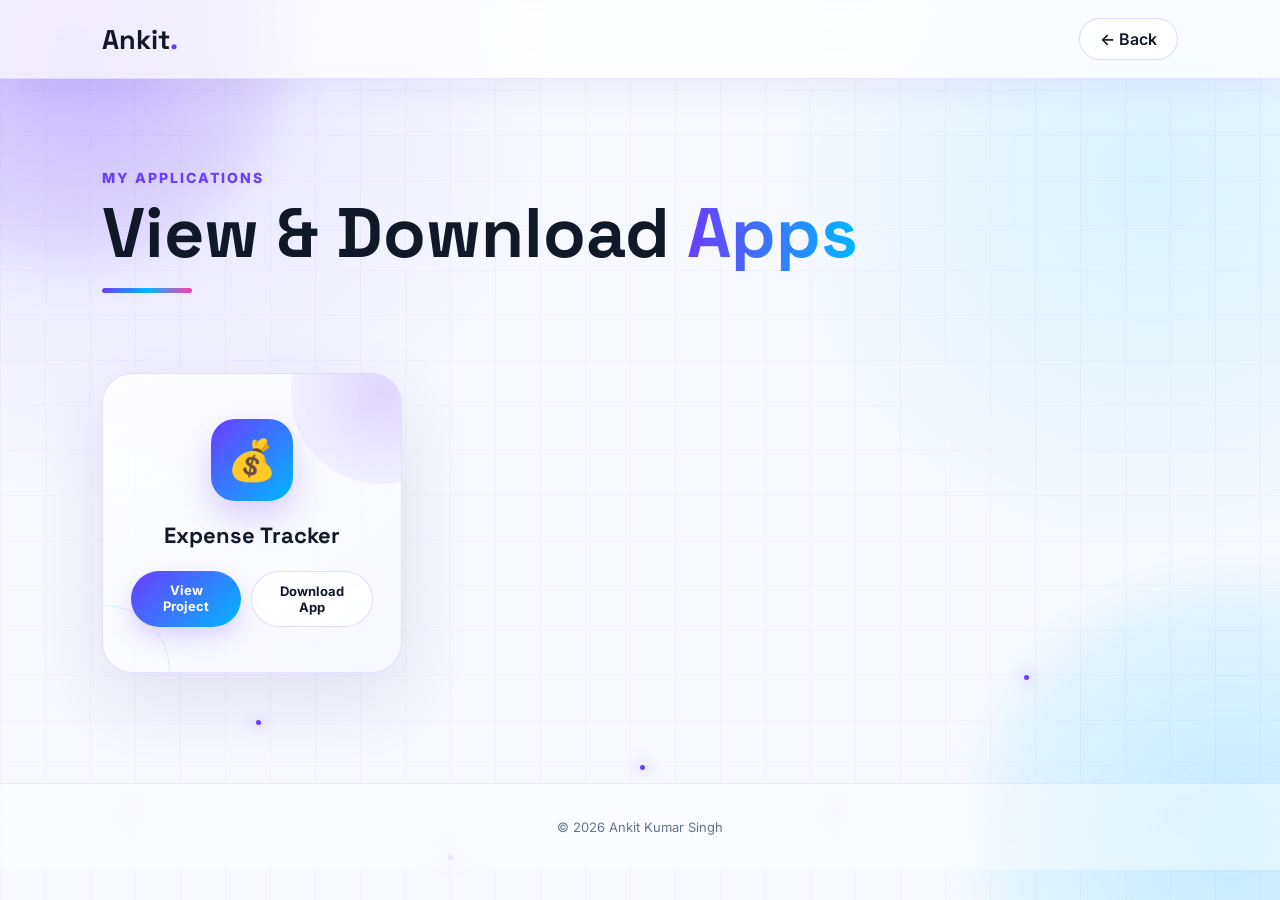
<file: applications.html>
<!DOCTYPE html>
<html lang="en">

<head>

    <meta charset="UTF-8">

    <meta name="viewport" content="width=device-width, initial-scale=1.0">

    <meta name="description"
        content="Applications by Ankit Kumar Singh">

    <title>Applications | Ankit Kumar Singh</title>

    <style>
@import url('https://fonts.googleapis.com/css2?family=Inter:wght@400;500;600;700;800&family=Space+Grotesk:wght@500;600;700&display=swap');

:root {
    --bg: #f7f9ff;
    --bg2: #eef4ff;
    --text: #111827;
    --muted: #64748b;

    --purple: #6c3cff;
    --blue: #00b7ff;
    --pink: #ff3cac;
    --orange: #ff9f43;

    --glass: rgba(255,255,255,0.72);
    --border: rgba(108,60,255,0.15);

    --shadow:
        0 25px 70px rgba(50,40,120,0.12);
}

* {
    margin: 0;
    padding: 0;
    box-sizing: border-box;
}

html {
    scroll-behavior: smooth;
}

body {
    min-height: 100vh;
    font-family: 'Inter', sans-serif;
    color: var(--text);
    background:
        radial-gradient(circle at 10% 10%, rgba(108,60,255,.14), transparent 30%),
        radial-gradient(circle at 90% 20%, rgba(0,183,255,.13), transparent 28%),
        radial-gradient(circle at 50% 100%, rgba(255,60,172,.10), transparent 35%),
        var(--bg);

    overflow-x: hidden;
    position: relative;
}

/* ANIMATED LIGHT BLOBS */

body::before {
    content: "";
    position: fixed;

    width: 450px;
    height: 450px;

    border-radius: 50%;

    background:
        radial-gradient(circle,
        rgba(108,60,255,.28),
        rgba(108,60,255,0));

    filter: blur(20px);

    top: -180px;
    left: -160px;

    animation: blobMove 10s ease-in-out infinite;

    z-index: -3;
}

body::after {
    content: "";

    position: fixed;

    width: 500px;
    height: 500px;

    border-radius: 50%;

    background:
        radial-gradient(circle,
        rgba(0,183,255,.22),
        rgba(0,183,255,0));

    filter: blur(20px);

    right: -200px;
    bottom: -180px;

    animation: blobMove2 12s ease-in-out infinite;

    z-index: -3;
}

@keyframes blobMove {
    0%,100% {
        transform: translate(0,0) scale(1);
    }

    50% {
        transform: translate(130px,120px) scale(1.2);
    }
}

@keyframes blobMove2 {
    0%,100% {
        transform: translate(0,0) scale(1);
    }

    50% {
        transform: translate(-120px,-100px) scale(1.2);
    }
}

/* MOVING GRID */

body {
    background-image:
        linear-gradient(rgba(108,60,255,.035) 1px, transparent 1px),
        linear-gradient(90deg, rgba(108,60,255,.035) 1px, transparent 1px),
        radial-gradient(circle at 10% 10%, rgba(108,60,255,.12), transparent 30%),
        radial-gradient(circle at 90% 20%, rgba(0,183,255,.12), transparent 28%);

    background-size:
        45px 45px,
        45px 45px,
        auto,
        auto;

    animation: gridMove 18s linear infinite;
}

@keyframes gridMove {
    from {
        background-position: 0 0, 0 0, 0 0, 0 0;
    }

    to {
        background-position: 45px 45px, 45px 45px, 0 0, 0 0;
    }
}

/* PARTICLES */

.particles {
    position: fixed;
    inset: 0;
    pointer-events: none;
    z-index: -1;
}

.particle {
    position: absolute;

    width: 5px;
    height: 5px;

    border-radius: 50%;

    background: var(--purple);

    box-shadow:
        0 0 15px var(--purple);

    animation: particleFloat linear infinite;
}

.particle:nth-child(1) {
    left: 10%;
    top: 90%;
    animation-duration: 9s;
}

.particle:nth-child(2) {
    left: 20%;
    top: 80%;
    animation-duration: 12s;
}

.particle:nth-child(3) {
    left: 35%;
    top: 95%;
    animation-duration: 10s;
}

.particle:nth-child(4) {
    left: 50%;
    top: 85%;
    animation-duration: 14s;
}

.particle:nth-child(5) {
    left: 65%;
    top: 90%;
    animation-duration: 11s;
}

.particle:nth-child(6) {
    left: 80%;
    top: 75%;
    animation-duration: 13s;
}

.particle:nth-child(7) {
    left: 92%;
    top: 90%;
    animation-duration: 10s;
}

@keyframes particleFloat {
    0% {
        transform: translateY(0) scale(.5);
        opacity: 0;
    }

    20% {
        opacity: 1;
    }

    80% {
        opacity: 1;
    }

    100% {
        transform: translateY(-800px) scale(1.3);
        opacity: 0;
    }
}

/* NAVBAR */

.navbar {
    position: sticky;
    top: 0;
    z-index: 1000;

    display: flex;
    justify-content: space-between;
    align-items: center;

    padding: 18px 8%;

    background: rgba(255,255,255,.72);

    backdrop-filter: blur(20px);

    border-bottom: 1px solid rgba(108,60,255,.12);

    box-shadow:
        0 10px 35px rgba(50,40,120,.06);
}

.logo {
    font-family: 'Space Grotesk', sans-serif;

    font-size: 27px;
    font-weight: 800;

    text-decoration: none;

    color: var(--text);
}

.logo span {
    color: var(--purple);
}

.back-btn {
    color: var(--text);

    text-decoration: none;

    padding: 10px 20px;

    border: 1px solid rgba(108,60,255,.2);

    border-radius: 30px;

    background: rgba(255,255,255,.65);

    backdrop-filter: blur(10px);

    transition: .35s;

    font-weight: 600;
}

.back-btn:hover {
    color: white;

    background:
        linear-gradient(
            135deg,
            var(--purple),
            var(--blue)
        );

    transform: translateY(-4px);

    box-shadow:
        0 12px 30px rgba(108,60,255,.25);
}

/* PAGE HEADER */

.page-header {
    padding: 90px 8% 45px;

    animation: headerAppear 1s ease;
}

.page-header p {
    color: var(--purple);

    font-size: 14px;

    font-weight: 800;

    letter-spacing: 2px;

    margin-bottom: 10px;
}

.page-header h1 {
    font-family: 'Space Grotesk', sans-serif;

    font-size: clamp(42px, 7vw, 70px);

    line-height: 1.05;

    margin-bottom: 18px;
}

.page-header h1 span {
    background:
        linear-gradient(
            90deg,
            var(--purple),
            var(--blue),
            var(--pink)
        );

    background-size: 200% auto;

    -webkit-background-clip: text;
    background-clip: text;

    color: transparent;

    animation: gradientText 5s linear infinite;
}

@keyframes gradientText {
    to {
        background-position: 200% center;
    }
}

.page-header .line {
    width: 90px;
    height: 5px;

    border-radius: 10px;

    background:
        linear-gradient(
            90deg,
            var(--purple),
            var(--blue),
            var(--pink)
        );

    animation: lineGrow 1.2s ease;
}

@keyframes headerAppear {
    from {
        opacity: 0;
        transform: translateY(35px);
    }

    to {
        opacity: 1;
        transform: translateY(0);
    }
}

@keyframes lineGrow {
    from {
        width: 0;
    }

    to {
        width: 90px;
    }
}

/* APPLICATION AREA */

.applications-area {
    padding: 35px 8% 110px;

    display: flex;

    gap: 35px;

    flex-wrap: wrap;
}

/* APP CARD */

.app-card {
    width: 300px;
    height: 300px;

    padding: 28px;

    background:
        linear-gradient(
            145deg,
            rgba(255,255,255,.85),
            rgba(246,248,255,.65)
        );

    border: 1px solid var(--border);

    border-radius: 30px;

    display: flex;
    flex-direction: column;

    align-items: center;
    justify-content: center;

    text-align: center;

    position: relative;

    overflow: hidden;

    opacity: 0;

    transform: translateY(40px);

    animation: cardAppear .8s ease forwards;

    transition: .45s ease;

    box-shadow: var(--shadow);
}

.app-card::before {
    content: "";

    position: absolute;

    width: 180px;
    height: 180px;

    border-radius: 50%;

    background:
        radial-gradient(
            circle,
            rgba(108,60,255,.20),
            transparent
        );

    top: -70px;
    right: -70px;

    transition: .5s;
}

.app-card::after {
    content: "";

    position: absolute;

    width: 130px;
    height: 130px;

    border-radius: 50%;

    border: 1px solid rgba(0,183,255,.15);

    bottom: -65px;
    left: -65px;

    animation: miniOrbit 6s linear infinite;
}

@keyframes miniOrbit {
    to {
        transform: rotate(360deg);
    }
}

.app-card:hover {
    transform:
        translateY(-14px)
        scale(1.035);

    border-color: rgba(108,60,255,.35);

    box-shadow:
        0 30px 80px rgba(108,60,255,.18);
}

.app-card:hover::before {
    transform: scale(1.5);
}

/* APP ICON */

.app-icon {
    width: 82px;
    height: 82px;

    display: flex;
    align-items: center;
    justify-content: center;

    border-radius: 24px;

    font-size: 40px;

    background:
        linear-gradient(
            135deg,
            var(--purple),
            var(--blue)
        );

    box-shadow:
        0 15px 35px rgba(108,60,255,.25);

    margin-bottom: 20px;

    animation: iconFloat 3s ease-in-out infinite;

    position: relative;
    z-index: 2;
}

@keyframes iconFloat {
    0%,100% {
        transform: translateY(0) rotate(0deg);
    }

    50% {
        transform: translateY(-8px) rotate(3deg);
    }
}

.app-card h2 {
    font-family: 'Space Grotesk', sans-serif;

    font-size: 22px;

    margin-bottom: 22px;

    position: relative;
    z-index: 2;
}

/* BUTTONS */

.app-buttons {
    display: flex;

    gap: 10px;

    position: relative;
    z-index: 2;
}

.app-btn {
    padding: 11px 16px;

    border-radius: 30px;

    text-decoration: none;

    font-size: 13px;

    font-weight: 700;

    transition: .35s;
}

.view-btn {
    color: white;

    background:
        linear-gradient(
            135deg,
            var(--purple),
            var(--blue)
        );

    box-shadow:
        0 10px 25px rgba(108,60,255,.22);
}

.view-btn:hover {
    transform: translateY(-4px) scale(1.04);

    box-shadow:
        0 15px 35px rgba(108,60,255,.32);
}

.download-btn {
    color: var(--text);

    background: rgba(255,255,255,.8);

    border: 1px solid rgba(108,60,255,.18);
}

.download-btn:hover {
    color: white;

    background: var(--text);

    border-color: var(--text);

    transform: translateY(-4px);
}

/* CARD ANIMATION */

@keyframes cardAppear {
    to {
        opacity: 1;
        transform: translateY(0);
    }
}

/* FOOTER */

footer {
    padding: 35px;

    text-align: center;

    color: var(--muted);

    font-size: 13px;

    border-top:
        1px solid rgba(108,60,255,.10);

    background: rgba(255,255,255,.45);

    backdrop-filter: blur(15px);
}

/* MOBILE */

@media (max-width: 650px) {

    .navbar {
        padding: 15px 5%;
    }

    .page-header {
        padding: 65px 5% 30px;
    }

    .applications-area {
        padding: 25px 5% 80px;

        justify-content: center;
    }

    .app-card {
        width: min(300px, 90vw);
        height: 300px;
    }

    .page-header h1 {
        font-size: 45px;
    }
}
</style>

</head>


<body>


    <!-- ================= PARTICLES ================= -->

    <div class="particles">

        <span class="particle"></span>
        <span class="particle"></span>
        <span class="particle"></span>
        <span class="particle"></span>
        <span class="particle"></span>
        <span class="particle"></span>
        <span class="particle"></span>

    </div>


    <!-- ================= NAVBAR ================= -->

    <nav class="navbar">

        <a
            href="index.html"
            class="logo">

            Ankit<span>.</span>

        </a>


        <a
            href="index.html"
            class="back-btn">

            ← Back

        </a>

    </nav>


    <!-- ================= PAGE HEADER ================= -->

    <header class="page-header">

        <p>
            MY APPLICATIONS
        </p>

        <h1>
            View & Download <span>Apps</span>
        </h1>

        <div class="line"></div>

    </header>


    <!-- ================= APPLICATIONS ================= -->

    <main class="applications-area">


        <!-- EXPENSE TRACKER -->

        <div class="app-card">

            <div class="app-icon">
                💰
            </div>


            <h2>
                Expense Tracker
            </h2>


            <div class="app-buttons">

                <a
                    href="expense-tracker.html"
                    class="app-btn view-btn">

                    View Project

                </a>


                <a
                    href="app-debug.apk"
                    class="app-btn download-btn"
                    download>

                    Download App

                </a>

            </div>

        </div>


    </main>


    <!-- ================= FOOTER ================= -->

    <footer>

        © 2026 Ankit Kumar Singh

    </footer>
<script src="script.js"></script>

</body>

</html>
</file>
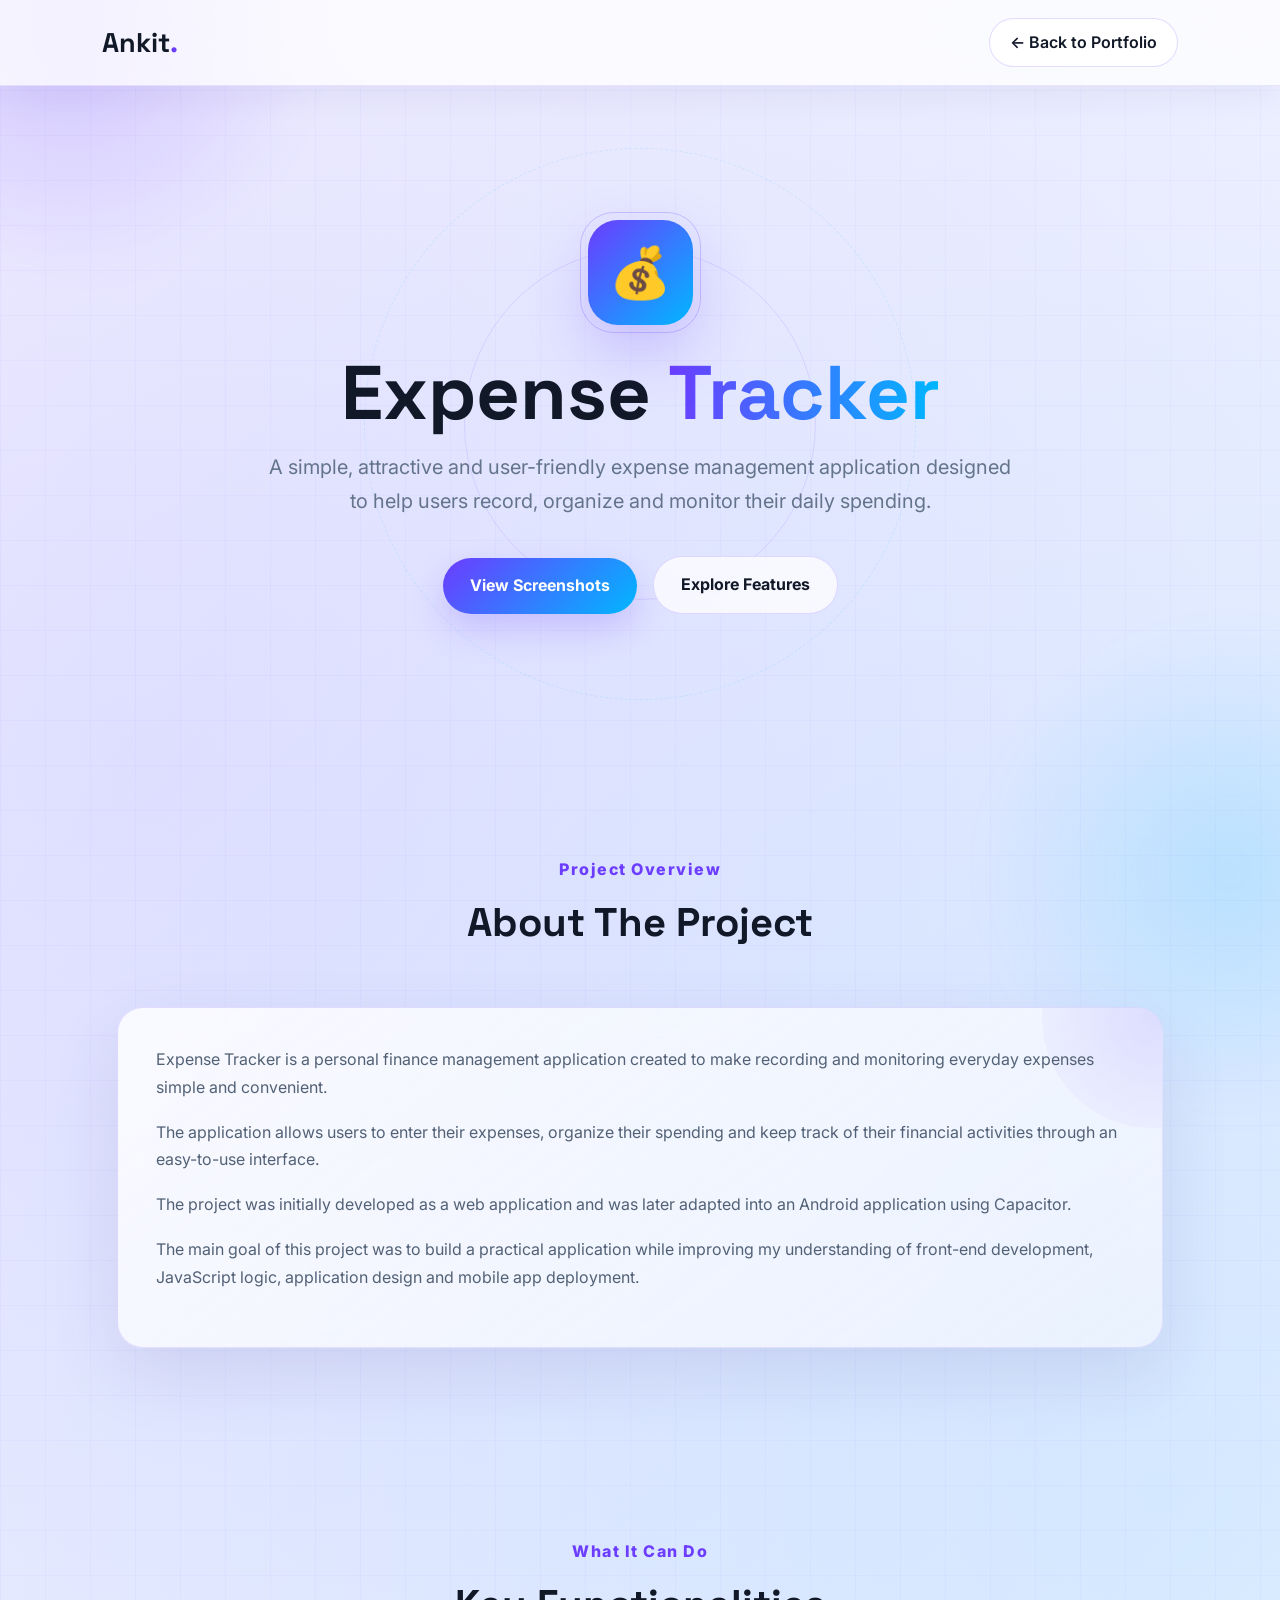
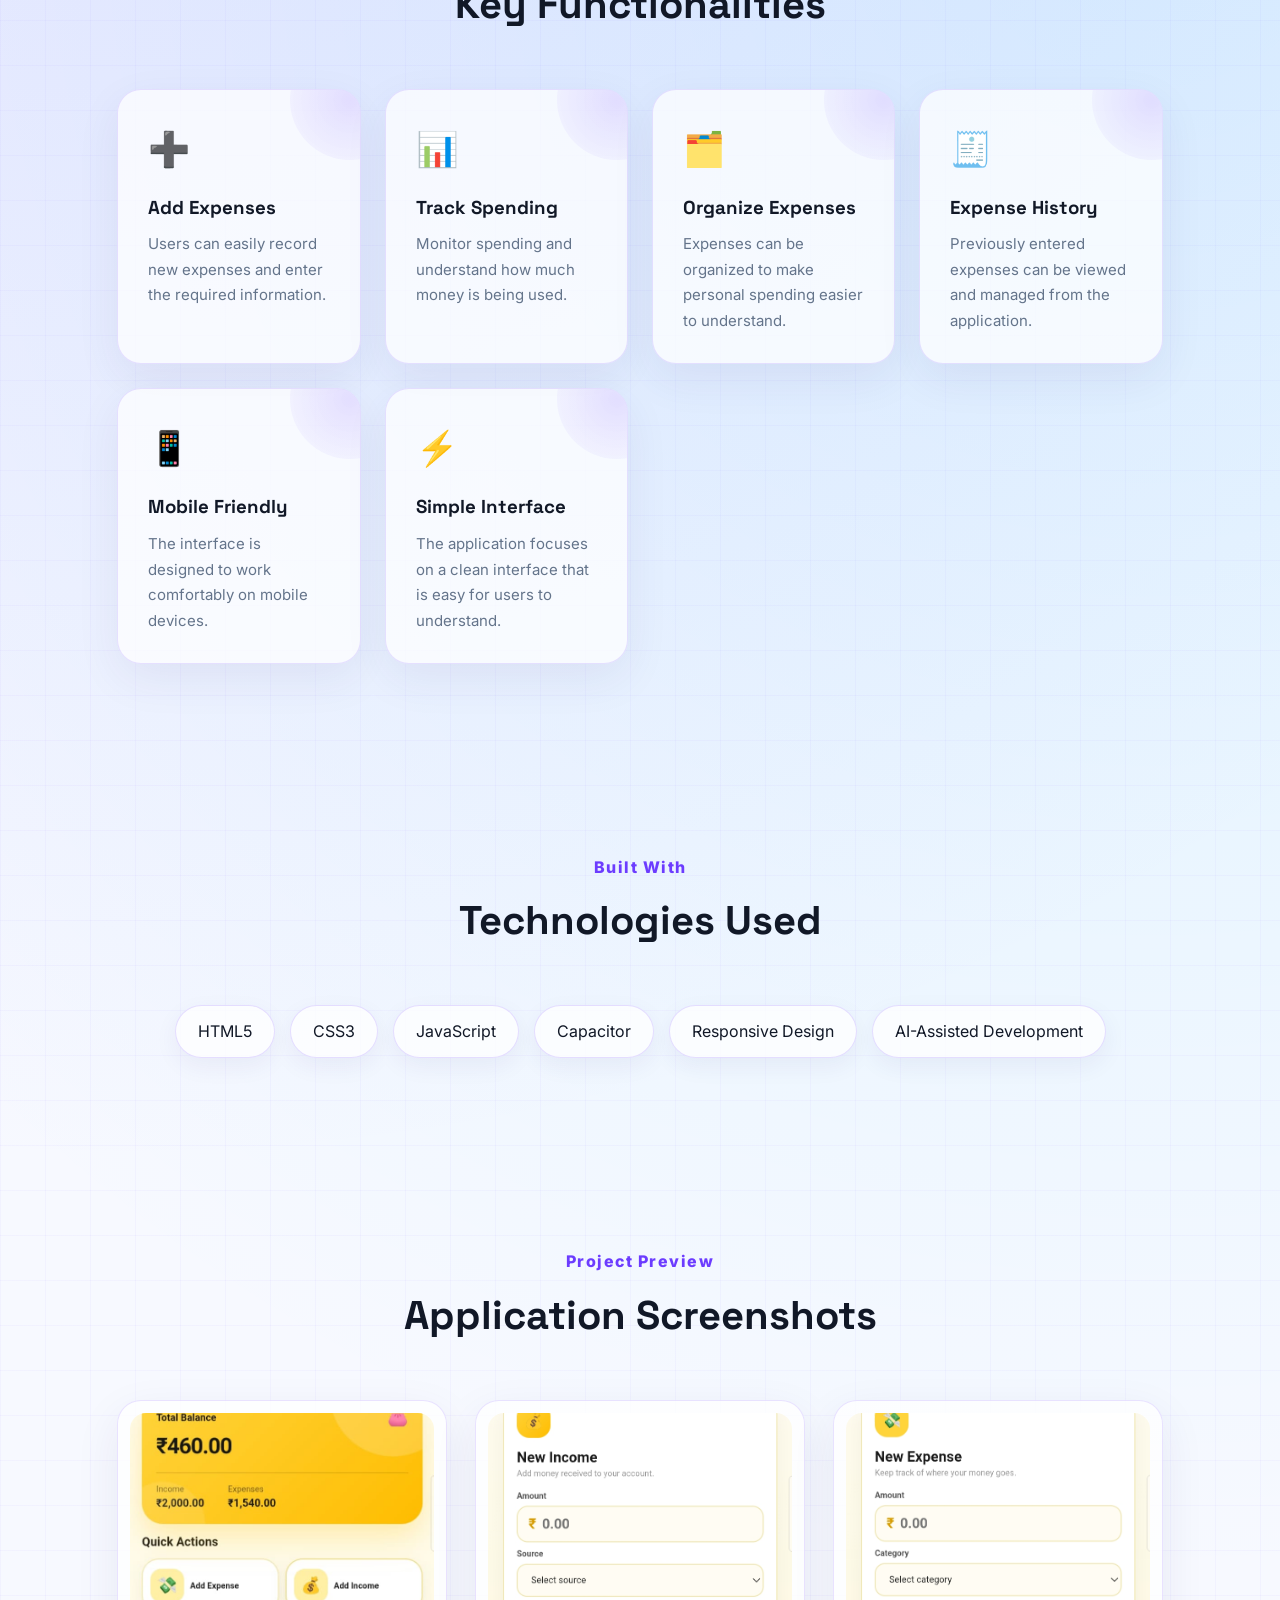
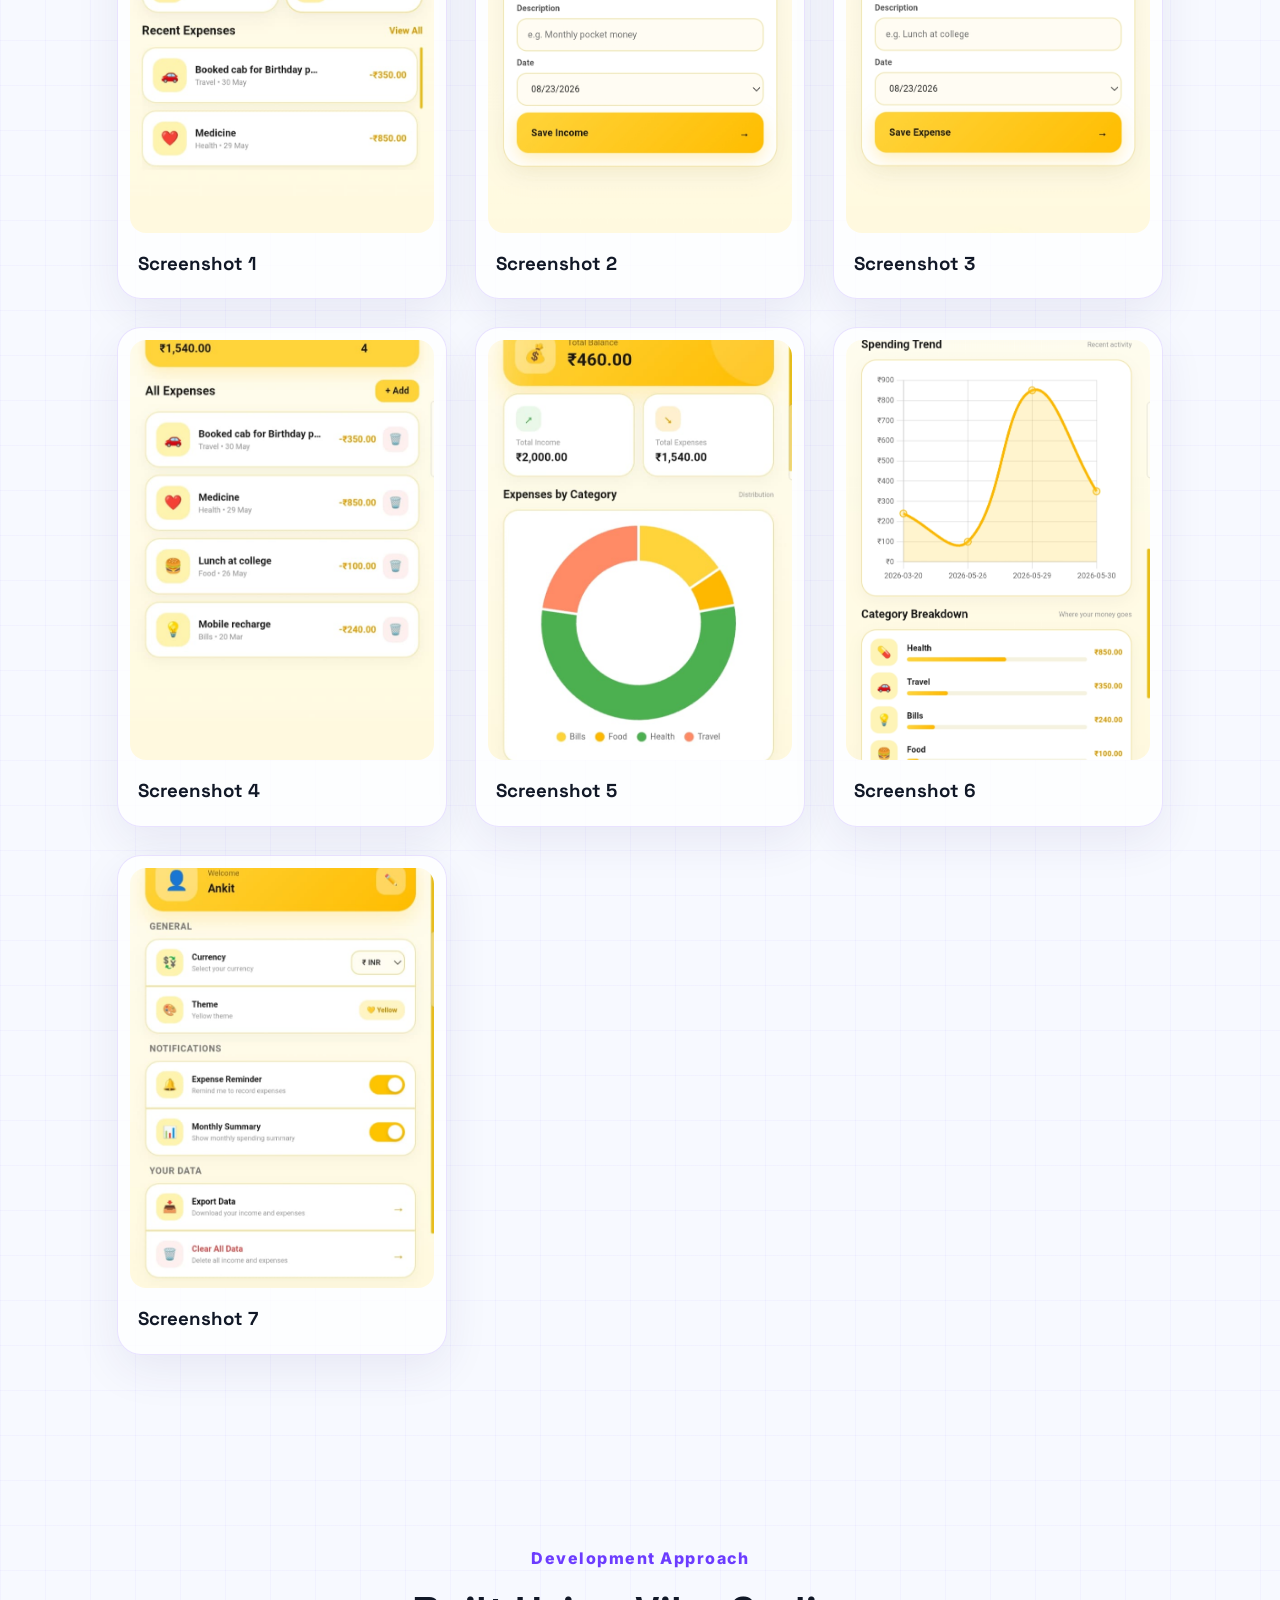
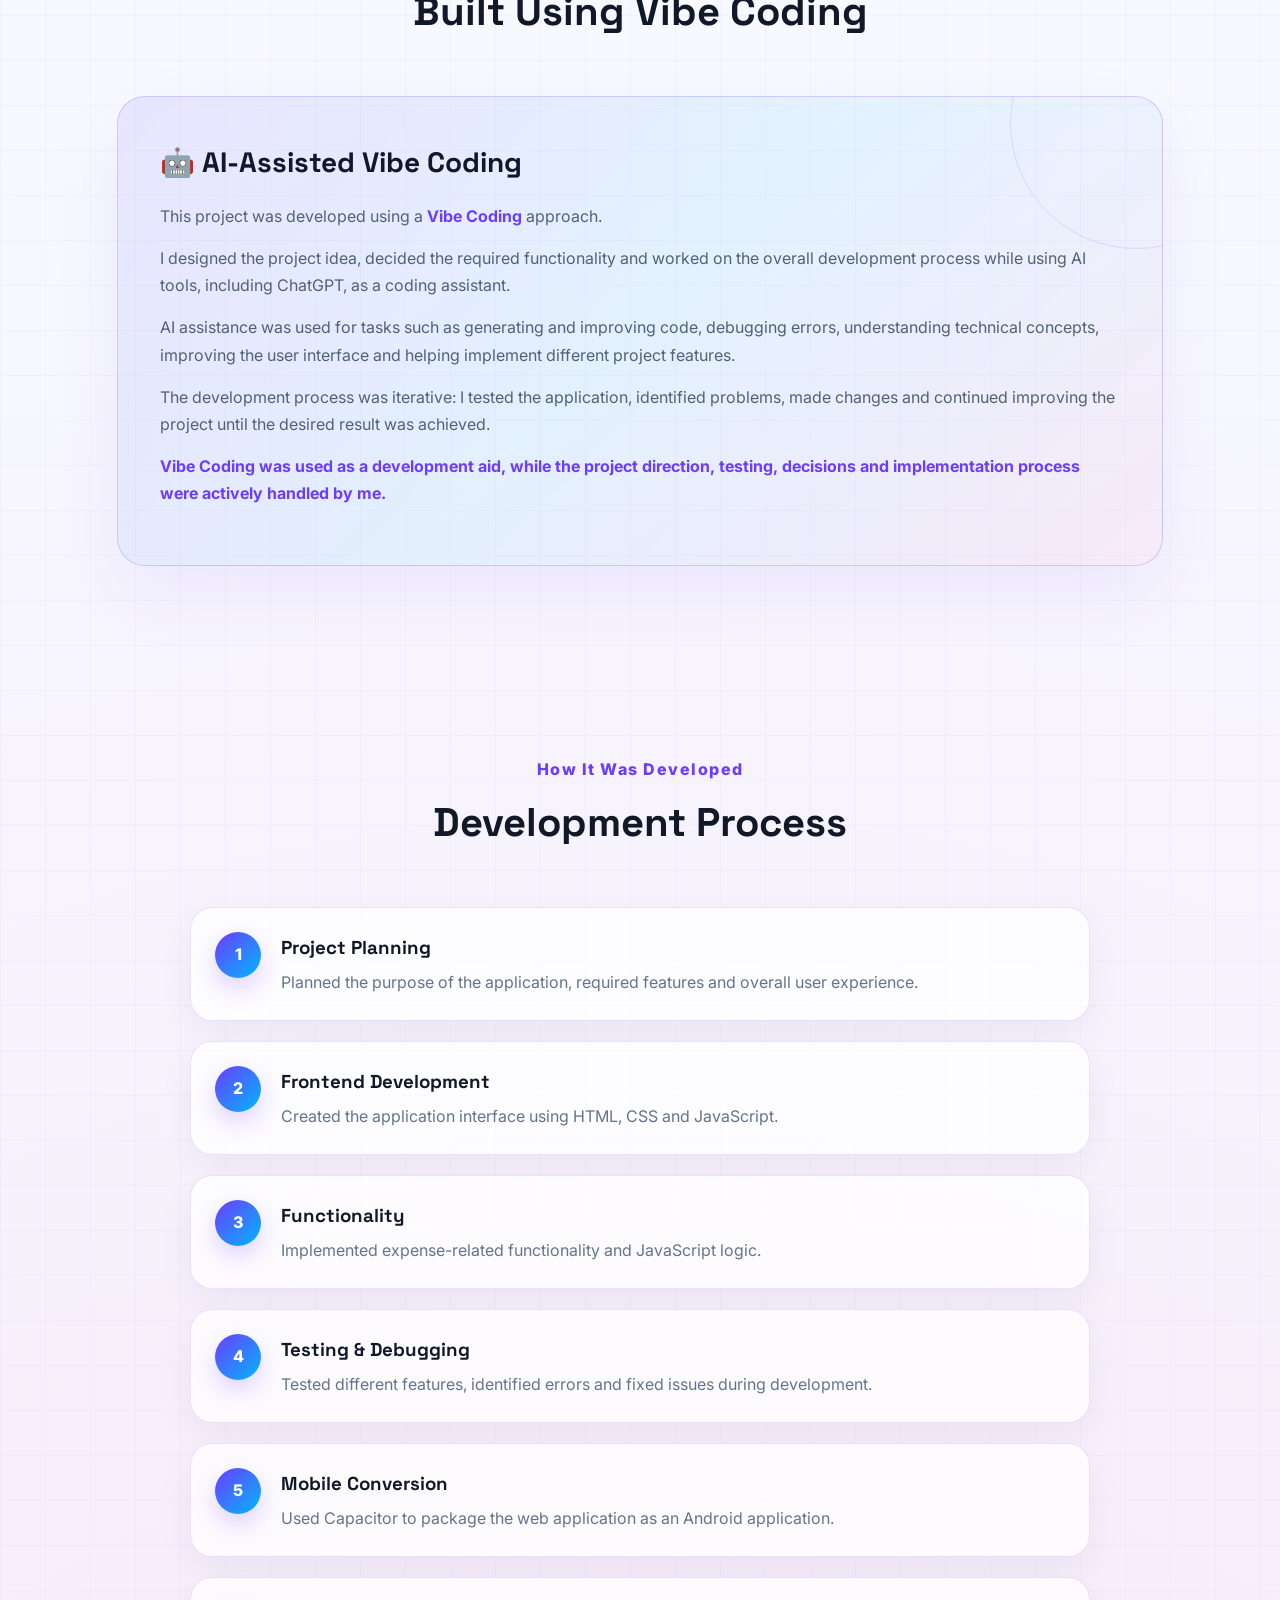
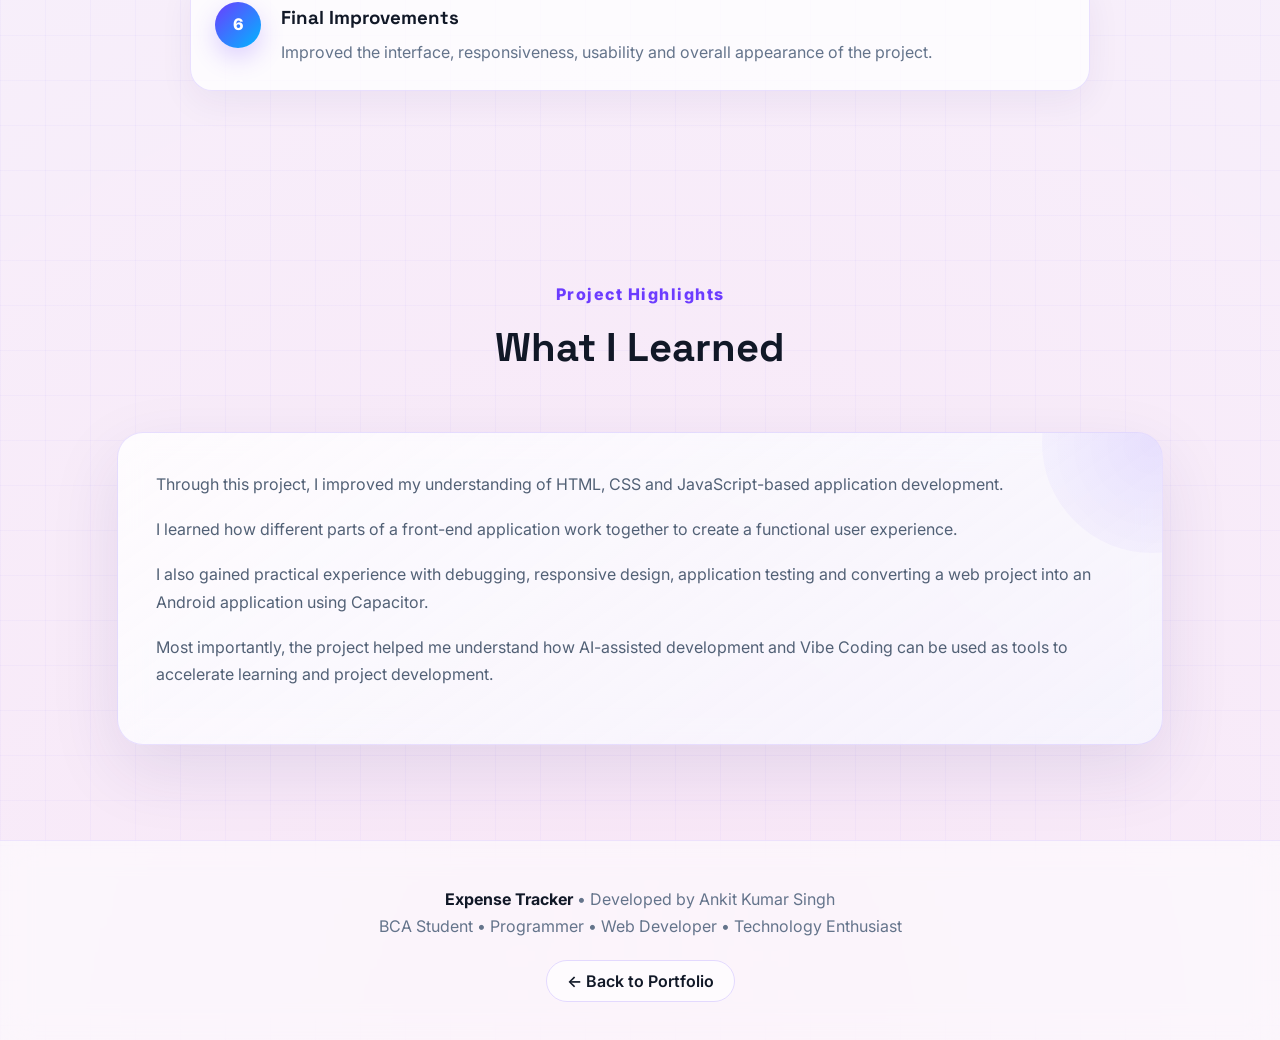
<file: expense-tracker.html>
<!DOCTYPE html>
<html lang="en">

<head>

    <meta charset="UTF-8">
    <meta name="viewport" content="width=device-width, initial-scale=1.0">

    <meta name="description"
        content="Expense Tracker - A personal expense management application created by Ankit Kumar Singh using HTML, CSS, JavaScript, Capacitor and AI-assisted Vibe Coding.">

    <title>Expense Tracker | Ankit Kumar Singh</title>

   <style>
@import url('https://fonts.googleapis.com/css2?family=Inter:wght@400;500;600;700;800&family=Space+Grotesk:wght@500;600;700&display=swap');

:root {
    --bg: #f7f9ff;
    --text: #111827;
    --muted: #64748b;

    --purple: #6c3cff;
    --blue: #00b7ff;
    --pink: #ff3cac;
    --orange: #ff9f43;

    --glass: rgba(255,255,255,.72);
    --border: rgba(108,60,255,.14);

    --shadow:
        0 25px 70px rgba(50,40,120,.10);
}

* {
    margin: 0;
    padding: 0;
    box-sizing: border-box;
}

html {
    scroll-behavior: smooth;
}

body {
    font-family: 'Inter', sans-serif;

    color: var(--text);

    line-height: 1.7;

    overflow-x: hidden;

    background:
        linear-gradient(rgba(108,60,255,.035) 1px, transparent 1px),
        linear-gradient(90deg, rgba(108,60,255,.035) 1px, transparent 1px),
        radial-gradient(circle at 10% 10%, rgba(108,60,255,.13), transparent 30%),
        radial-gradient(circle at 90% 20%, rgba(0,183,255,.12), transparent 28%),
        radial-gradient(circle at 50% 100%, rgba(255,60,172,.10), transparent 35%),
        var(--bg);

    background-size:
        45px 45px,
        45px 45px,
        auto,
        auto,
        auto;

    animation: backgroundMove 18s linear infinite;

    position: relative;
}

@keyframes backgroundMove {
    from {
        background-position:
            0 0,
            0 0,
            0 0,
            0 0,
            0 0;
    }

    to {
        background-position:
            45px 45px,
            45px 45px,
            0 0,
            0 0,
            0 0;
    }
}

/* FLOATING GLOW */

body::before {
    content: "";

    position: fixed;

    width: 500px;
    height: 500px;

    border-radius: 50%;

    background:
        radial-gradient(
            circle,
            rgba(108,60,255,.20),
            transparent 70%
        );

    filter: blur(20px);

    top: -220px;
    left: -180px;

    animation: glowMove 10s ease-in-out infinite;

    z-index: -2;
}

body::after {
    content: "";

    position: fixed;

    width: 500px;
    height: 500px;

    border-radius: 50%;

    background:
        radial-gradient(
            circle,
            rgba(0,183,255,.17),
            transparent 70%
        );

    filter: blur(20px);

    right: -200px;
    bottom: -220px;

    animation: glowMove2 12s ease-in-out infinite;

    z-index: -2;
}

@keyframes glowMove {
    0%,100% {
        transform: translate(0,0);
    }

    50% {
        transform: translate(130px,120px);
    }
}

@keyframes glowMove2 {
    0%,100% {
        transform: translate(0,0);
    }

    50% {
        transform: translate(-120px,-100px);
    }
}

/* NAVBAR */

.navbar {
    position: sticky;

    top: 0;

    z-index: 1000;

    display: flex;

    justify-content: space-between;

    align-items: center;

    padding: 18px 8%;

    background: rgba(255,255,255,.75);

    backdrop-filter: blur(20px);

    border-bottom:
        1px solid rgba(108,60,255,.12);

    box-shadow:
        0 10px 35px rgba(50,40,120,.06);
}

.logo {
    font-family: 'Space Grotesk', sans-serif;

    font-size: 27px;

    font-weight: 800;

    color: var(--text);

    text-decoration: none;
}

.logo span {
    color: var(--purple);
}

.back-btn {
    text-decoration: none;

    color: var(--text);

    border:
        1px solid rgba(108,60,255,.18);

    padding: 10px 20px;

    border-radius: 30px;

    background: rgba(255,255,255,.65);

    backdrop-filter: blur(10px);

    transition: .35s;

    font-weight: 600;
}

.back-btn:hover {
    color: white;

    background:
        linear-gradient(
            135deg,
            var(--purple),
            var(--blue)
        );

    transform: translateY(-4px);

    box-shadow:
        0 12px 30px rgba(108,60,255,.25);
}

/* HERO */

.hero {
    min-height: 75vh;

    display: flex;

    justify-content: center;

    align-items: center;

    text-align: center;

    padding: 90px 20px;

    position: relative;

    overflow: hidden;
}

.hero::before {
    content: "";

    position: absolute;

    width: 350px;
    height: 350px;

    border-radius: 50%;

    border: 1px solid rgba(108,60,255,.12);

    animation: heroRing 12s linear infinite;
}

.hero::after {
    content: "";

    position: absolute;

    width: 550px;
    height: 550px;

    border-radius: 50%;

    border:
        1px dashed rgba(0,183,255,.12);

    animation: heroRingReverse 18s linear infinite;
}

@keyframes heroRing {
    to {
        transform: rotate(360deg) scale(1.08);
    }
}

@keyframes heroRingReverse {
    to {
        transform: rotate(-360deg);
    }
}

.hero-content {
    max-width: 900px;

    position: relative;

    z-index: 2;

    animation: heroAppear 1s ease;
}

@keyframes heroAppear {
    from {
        opacity: 0;

        transform:
            translateY(40px)
            scale(.97);
    }

    to {
        opacity: 1;

        transform:
            translateY(0)
            scale(1);
    }
}

/* PROJECT ICON */

.project-icon {
    width: 105px;
    height: 105px;

    display: flex;

    align-items: center;
    justify-content: center;

    margin: auto auto 28px;

    font-size: 50px;

    border-radius: 30px;

    background:
        linear-gradient(
            135deg,
            var(--purple),
            var(--blue)
        );

    box-shadow:
        0 25px 60px rgba(108,60,255,.25);

    animation:
        iconFloat 3s ease-in-out infinite;

    position: relative;
}

.project-icon::after {
    content: "";

    position: absolute;

    inset: -8px;

    border-radius: 34px;

    border: 1px solid rgba(108,60,255,.25);

    animation: iconPulse 2.5s ease-in-out infinite;
}

@keyframes iconFloat {
    0%,100% {
        transform: translateY(0) rotate(0);
    }

    50% {
        transform: translateY(-10px) rotate(3deg);
    }
}

@keyframes iconPulse {
    0%,100% {
        transform: scale(1);

        opacity: .4;
    }

    50% {
        transform: scale(1.08);

        opacity: 1;
    }
}

/* HERO TITLE */

.hero h1 {
    font-family: 'Space Grotesk', sans-serif;

    font-size: clamp(42px, 7vw, 76px);

    line-height: 1.05;

    margin-bottom: 18px;
}

.hero h1 span {
    background:
        linear-gradient(
            90deg,
            var(--purple),
            var(--blue),
            var(--pink),
            var(--orange)
        );

    background-size: 300% auto;

    -webkit-background-clip: text;
    background-clip: text;

    color: transparent;

    animation: gradientText 6s linear infinite;
}

@keyframes gradientText {
    to {
        background-position: 300% center;
    }
}

.hero-subtitle {
    font-size: 20px;

    color: var(--muted);

    max-width: 750px;

    margin: auto;
}

/* BUTTONS */

.hero-buttons {
    margin-top: 32px;
}

.btn {
    display: inline-block;

    text-decoration: none;

    padding: 14px 27px;

    margin: 6px;

    border-radius: 30px;

    font-weight: 700;

    transition: .35s;

    position: relative;

    overflow: hidden;
}

.primary-btn {
    color: white;

    background:
        linear-gradient(
            135deg,
            var(--purple),
            var(--blue)
        );

    box-shadow:
        0 15px 35px rgba(108,60,255,.22);
}

.primary-btn:hover {
    transform:
        translateY(-5px)
        scale(1.03);

    box-shadow:
        0 20px 45px rgba(108,60,255,.30);
}

.secondary-btn {
    color: var(--text);

    background: rgba(255,255,255,.75);

    border:
        1px solid rgba(108,60,255,.18);

    backdrop-filter: blur(10px);
}

.secondary-btn:hover {
    transform: translateY(-5px);

    border-color: var(--purple);

    box-shadow:
        0 15px 35px rgba(108,60,255,.12);
}

/* GENERAL SECTIONS */

.section {
    padding: 95px 8%;

    max-width: 1250px;

    margin: auto;
}

.section-title {
    text-align: center;

    margin-bottom: 50px;
}

.section-title p {
    color: var(--purple);

    font-weight: 800;

    letter-spacing: 1.5px;

    margin-bottom: 6px;
}

.section-title h2 {
    font-family: 'Space Grotesk', sans-serif;

    font-size: 40px;
}

/* GLASS BOX */

.about-box {
    background:
        linear-gradient(
            145deg,
            rgba(255,255,255,.82),
            rgba(245,248,255,.65)
        );

    padding: 38px;

    border-radius: 26px;

    border:
        1px solid var(--border);

    box-shadow: var(--shadow);

    backdrop-filter: blur(15px);

    transition: .4s;

    position: relative;

    overflow: hidden;
}

.about-box::before {
    content: "";

    position: absolute;

    width: 220px;
    height: 220px;

    border-radius: 50%;

    background:
        radial-gradient(
            circle,
            rgba(108,60,255,.12),
            transparent
        );

    right: -100px;
    top: -100px;
}

.about-box:hover {
    transform: translateY(-8px);

    box-shadow:
        0 30px 80px rgba(50,40,120,.14);
}

.about-box p {
    color: #526176;

    margin-bottom: 18px;

    position: relative;
}

/* FEATURES */

.features {
    display: grid;

    grid-template-columns:
        repeat(
            auto-fit,
            minmax(230px,1fr)
        );

    gap: 24px;
}

.feature-card {
    background:
        rgba(255,255,255,.72);

    padding: 30px;

    border-radius: 24px;

    border:
        1px solid var(--border);

    box-shadow:
        0 15px 45px rgba(50,40,120,.07);

    transition: .4s;

    position: relative;

    overflow: hidden;
}

.feature-card::before {
    content: "";

    position: absolute;

    width: 120px;
    height: 120px;

    border-radius: 50%;

    background:
        radial-gradient(
            circle,
            rgba(108,60,255,.15),
            transparent
        );

    right: -50px;
    top: -50px;
}

.feature-card:hover {
    transform:
        translateY(-12px)
        rotateX(2deg);

    border-color:
        rgba(108,60,255,.35);

    box-shadow:
        0 25px 60px rgba(108,60,255,.13);
}

.feature-icon {
    font-size: 34px;

    margin-bottom: 14px;

    display: inline-block;

    animation:
        featureFloat 3s ease-in-out infinite;
}

@keyframes featureFloat {
    0%,100% {
        transform: translateY(0);
    }

    50% {
        transform: translateY(-5px);
    }
}

.feature-card h3 {
    font-family: 'Space Grotesk', sans-serif;

    margin-bottom: 8px;
}

.feature-card p {
    color: var(--muted);

    font-size: 15px;
}

/* TECHNOLOGIES */

.technologies {
    display: flex;

    flex-wrap: wrap;

    justify-content: center;

    gap: 15px;
}

.tech {
    padding: 12px 22px;

    border-radius: 30px;

    background:
        rgba(255,255,255,.75);

    border:
        1px solid rgba(108,60,255,.16);

    color: var(--text);

    box-shadow:
        0 8px 25px rgba(50,40,120,.06);

    transition: .35s;
}

.tech:hover {
    transform:
        translateY(-5px)
        scale(1.04);

    color: white;

    background:
        linear-gradient(
            135deg,
            var(--purple),
            var(--blue)
        );

    box-shadow:
        0 12px 30px rgba(108,60,255,.20);
}

/* SCREENSHOTS */

.screenshots {
    display: grid;

    grid-template-columns:
        repeat(
            auto-fit,
            minmax(280px,1fr)
        );

    gap: 28px;
}

.screenshot-card {
    background:
        rgba(255,255,255,.75);

    padding: 12px;

    border-radius: 24px;

    border:
        1px solid var(--border);

    overflow: hidden;

    transition: .45s;

    box-shadow:
        0 15px 45px rgba(50,40,120,.08);
}

.screenshot-card:hover {
    transform:
        translateY(-12px)
        scale(1.015);

    border-color:
        rgba(108,60,255,.35);

    box-shadow:
        0 30px 70px rgba(108,60,255,.15);
}

.screenshot-card img {
    width: 100%;

    height: 420px;

    object-fit: cover;

    display: block;

    border-radius: 16px;

    transition: .5s;
}

.screenshot-card:hover img {
    transform: scale(1.025);
}

.screenshot-card h3 {
    padding:
        15px 8px 7px;

    font-family:
        'Space Grotesk',
        sans-serif;
}

/* VIBE CODING */

.vibe-box {
    background:
        linear-gradient(
            135deg,
            rgba(108,60,255,.10),
            rgba(0,183,255,.08),
            rgba(255,60,172,.06)
        );

    border:
        1px solid rgba(108,60,255,.22);

    padding: 42px;

    border-radius: 28px;

    box-shadow:
        0 25px 70px rgba(108,60,255,.08);

    position: relative;

    overflow: hidden;
}

.vibe-box::before {
    content: "";

    position: absolute;

    width: 250px;
    height: 250px;

    border-radius: 50%;

    border:
        1px solid rgba(108,60,255,.15);

    right: -100px;
    top: -100px;

    animation: vibeOrbit 12s linear infinite;
}

@keyframes vibeOrbit {
    to {
        transform: rotate(360deg);
    }
}

.vibe-box h3 {
    font-family: 'Space Grotesk', sans-serif;

    font-size: 28px;

    margin-bottom: 16px;
}

.vibe-box p {
    color: #526176;

    margin-bottom: 15px;

    position: relative;
}

.vibe-box strong {
    color: var(--purple);
}

/* DEVELOPMENT STEPS */

.steps {
    display: grid;

    gap: 20px;

    max-width: 900px;

    margin: auto;
}

.step {
    display: flex;

    gap: 20px;

    align-items: flex-start;

    background:
        rgba(255,255,255,.75);

    padding: 24px;

    border-radius: 22px;

    border:
        1px solid var(--border);

    box-shadow:
        0 12px 35px rgba(50,40,120,.06);

    transition: .4s;
}

.step:hover {
    transform:
        translateX(8px)
        translateY(-4px);

    border-color:
        rgba(108,60,255,.3);

    box-shadow:
        0 20px 50px rgba(108,60,255,.12);
}

.step-number {
    min-width: 46px;

    height: 46px;

    display: flex;

    justify-content: center;

    align-items: center;

    border-radius: 50%;

    color: white;

    background:
        linear-gradient(
            135deg,
            var(--purple),
            var(--blue)
        );

    font-weight: 800;

    box-shadow:
        0 10px 25px rgba(108,60,255,.22);

    animation:
        numberPulse 3s ease-in-out infinite;
}

@keyframes numberPulse {
    0%,100% {
        transform: scale(1);
    }

    50% {
        transform: scale(1.07);
    }
}

.step h3 {
    font-family: 'Space Grotesk', sans-serif;

    margin-bottom: 5px;
}

.step p {
    color: var(--muted);
}

/* FOOTER */

footer {
    text-align: center;

    padding: 45px 20px;

    border-top:
        1px solid rgba(108,60,255,.10);

    color: var(--muted);

    background:
        rgba(255,255,255,.55);

    backdrop-filter: blur(15px);
}

footer strong {
    color: var(--text);
}

/* MOBILE */

@media (max-width: 700px) {

    .navbar {
        padding: 15px 5%;
    }

    .section {
        padding: 65px 5%;
    }

    .hero {
        padding: 70px 20px;
    }

    .hero h1 {
        font-size: 45px;
    }

    .hero-subtitle {
        font-size: 17px;
    }

    .section-title h2 {
        font-size: 32px;
    }

    .screenshot-card img {
        height: auto;
        max-height: 600px;
    }

    .about-box,
    .vibe-box {
        padding: 25px;
    }

    .step {
        padding: 20px;
    }
}
</style>

</head>


<body>


    <!-- ================= NAVIGATION ================= -->

    <nav class="navbar">

        <a href="index.html" class="logo">
            Ankit<span>.</span>
        </a>

        <a href="index.html#projects" class="back-btn">
            ← Back to Portfolio
        </a>

    </nav>


    <!-- ================= HERO ================= -->

    <section class="hero">

        <div class="hero-content">

            <div class="project-icon">
                💰
            </div>

            <h1>
                Expense <span>Tracker</span>
            </h1>

            <p class="hero-subtitle">
                A simple, attractive and user-friendly expense management
                application designed to help users record, organize and
                monitor their daily spending.
            </p>

            <div class="hero-buttons">

                <a href="#screenshots"
                    class="btn primary-btn">
                    View Screenshots
                </a>

                <a href="#features"
                    class="btn secondary-btn">
                    Explore Features
                </a>

            </div>

        </div>

    </section>


    <!-- ================= ABOUT PROJECT ================= -->

    <section class="section">

        <div class="section-title">

            <p>Project Overview</p>

            <h2>About The Project</h2>

        </div>

        <div class="about-box">

            <p>
                Expense Tracker is a personal finance management
                application created to make recording and monitoring
                everyday expenses simple and convenient.
            </p>

            <p>
                The application allows users to enter their expenses,
                organize their spending and keep track of their financial
                activities through an easy-to-use interface.
            </p>

            <p>
                The project was initially developed as a web application
                and was later adapted into an Android application using
                Capacitor.
            </p>

            <p>
                The main goal of this project was to build a practical
                application while improving my understanding of front-end
                development, JavaScript logic, application design and
                mobile app deployment.
            </p>

        </div>

    </section>


    <!-- ================= FEATURES ================= -->

    <section class="section" id="features">

        <div class="section-title">

            <p>What It Can Do</p>

            <h2>Key Functionalities</h2>

        </div>


        <div class="features">


            <div class="feature-card">

                <div class="feature-icon">
                    ➕
                </div>

                <h3>Add Expenses</h3>

                <p>
                    Users can easily record new expenses and enter
                    the required information.
                </p>

            </div>


            <div class="feature-card">

                <div class="feature-icon">
                    📊
                </div>

                <h3>Track Spending</h3>

                <p>
                    Monitor spending and understand how much money
                    is being used.
                </p>

            </div>


            <div class="feature-card">

                <div class="feature-icon">
                    🗂️
                </div>

                <h3>Organize Expenses</h3>

                <p>
                    Expenses can be organized to make personal
                    spending easier to understand.
                </p>

            </div>


            <div class="feature-card">

                <div class="feature-icon">
                    🧾
                </div>

                <h3>Expense History</h3>

                <p>
                    Previously entered expenses can be viewed and
                    managed from the application.
                </p>

            </div>


            <div class="feature-card">

                <div class="feature-icon">
                    📱
                </div>

                <h3>Mobile Friendly</h3>

                <p>
                    The interface is designed to work comfortably
                    on mobile devices.
                </p>

            </div>


            <div class="feature-card">

                <div class="feature-icon">
                    ⚡
                </div>

                <h3>Simple Interface</h3>

                <p>
                    The application focuses on a clean interface
                    that is easy for users to understand.
                </p>

            </div>


        </div>

    </section>


    <!-- ================= TECHNOLOGIES ================= -->

    <section class="section">

        <div class="section-title">

            <p>Built With</p>

            <h2>Technologies Used</h2>

        </div>


        <div class="technologies">

            <span class="tech">
                HTML5
            </span>

            <span class="tech">
                CSS3
            </span>

            <span class="tech">
                JavaScript
            </span>

            <span class="tech">
                Capacitor
            </span>

            <span class="tech">
                Responsive Design
            </span>

            <span class="tech">
                AI-Assisted Development
            </span>

        </div>

    </section>


    <!-- ================= SCREENSHOTS ================= -->

    <section class="section"
        id="screenshots">

        <div class="section-title">

            <p>Project Preview</p>

            <h2>Application Screenshots</h2>

        </div>


        <div class="screenshots">


            <!-- SCREENSHOT 1 -->

            <div class="screenshot-card">

                <a href="ss1.jpg"
                    target="_blank">

                    <img src="ss1.jpg"
                        alt="Expense Tracker Screenshot 1">

                </a>

                <h3>
                    Screenshot 1
                </h3>

            </div>


            <!-- SCREENSHOT 2 -->

            <div class="screenshot-card">

                <a href="ss2.jpg"
                    target="_blank">

                    <img src="ss2.jpg"
                        alt="Expense Tracker Screenshot 2">

                </a>

                <h3>
                    Screenshot 2
                </h3>

            </div>


            <!-- SCREENSHOT 3 -->

            <div class="screenshot-card">

                <a href="ss3.jpg"
                    target="_blank">

                    <img src="ss3.jpg"
                        alt="Expense Tracker Screenshot 3">

                </a>

                <h3>
                    Screenshot 3
                </h3>

            </div>


            <!-- SCREENSHOT 4 -->

            <div class="screenshot-card">

                <a href="ss4.jpg"
                    target="_blank">

                    <img src="ss4.jpg"
                        alt="Expense Tracker Screenshot 4">

                </a>

                <h3>
                    Screenshot 4
                </h3>

            </div>


            <!-- SCREENSHOT 5 -->

            <div class="screenshot-card">

                <a href="ss5.jpg"
                    target="_blank">

                    <img src="ss5.jpg"
                        alt="Expense Tracker Screenshot 5">

                </a>

                <h3>
                    Screenshot 5
                </h3>

            </div>


            <!-- SCREENSHOT 6 -->

            <div class="screenshot-card">

                <a href="ss6.jpg"
                    target="_blank">

                    <img src="ss6.jpg"
                        alt="Expense Tracker Screenshot 6">

                </a>

                <h3>
                    Screenshot 6
                </h3>

            </div>


            <!-- SCREENSHOT 7 -->

            <div class="screenshot-card">

                <a href="ss7.jpeg"
                    target="_blank">

                    <img src="ss7.jpeg"
                        alt="Expense Tracker Screenshot 7">

                </a>

                <h3>
                    Screenshot 7
                </h3>

            </div>


        </div>

    </section>


    <!-- ================= VIBE CODING ================= -->

    <section class="section">

        <div class="section-title">

            <p>Development Approach</p>

            <h2>Built Using Vibe Coding</h2>

        </div>


        <div class="vibe-box">

            <h3>
                🤖 AI-Assisted Vibe Coding
            </h3>

            <p>
                This project was developed using a
                <strong>Vibe Coding</strong> approach.
            </p>

            <p>
                I designed the project idea, decided the required
                functionality and worked on the overall development
                process while using AI tools, including ChatGPT,
                as a coding assistant.
            </p>

            <p>
                AI assistance was used for tasks such as generating
                and improving code, debugging errors, understanding
                technical concepts, improving the user interface and
                helping implement different project features.
            </p>

            <p>
                The development process was iterative: I tested the
                application, identified problems, made changes and
                continued improving the project until the desired
                result was achieved.
            </p>

            <p>
                <strong>
                    Vibe Coding was used as a development aid,
                    while the project direction, testing, decisions
                    and implementation process were actively handled
                    by me.
                </strong>
            </p>

        </div>

    </section>


    <!-- ================= DEVELOPMENT PROCESS ================= -->

    <section class="section">

        <div class="section-title">

            <p>How It Was Developed</p>

            <h2>Development Process</h2>

        </div>


        <div class="steps">


            <div class="step">

                <div class="step-number">
                    1
                </div>

                <div>

                    <h3>
                        Project Planning
                    </h3>

                    <p>
                        Planned the purpose of the application,
                        required features and overall user experience.
                    </p>

                </div>

            </div>


            <div class="step">

                <div class="step-number">
                    2
                </div>

                <div>

                    <h3>
                        Frontend Development
                    </h3>

                    <p>
                        Created the application interface using HTML,
                        CSS and JavaScript.
                    </p>

                </div>

            </div>


            <div class="step">

                <div class="step-number">
                    3
                </div>

                <div>

                    <h3>
                        Functionality
                    </h3>

                    <p>
                        Implemented expense-related functionality
                        and JavaScript logic.
                    </p>

                </div>

            </div>


            <div class="step">

                <div class="step-number">
                    4
                </div>

                <div>

                    <h3>
                        Testing & Debugging
                    </h3>

                    <p>
                        Tested different features, identified errors
                        and fixed issues during development.
                    </p>

                </div>

            </div>


            <div class="step">

                <div class="step-number">
                    5
                </div>

                <div>

                    <h3>
                        Mobile Conversion
                    </h3>

                    <p>
                        Used Capacitor to package the web application
                        as an Android application.
                    </p>

                </div>

            </div>


            <div class="step">

                <div class="step-number">
                    6
                </div>

                <div>

                    <h3>
                        Final Improvements
                    </h3>

                    <p>
                        Improved the interface, responsiveness,
                        usability and overall appearance of the project.
                    </p>

                </div>

            </div>


        </div>

    </section>


    <!-- ================= PROJECT HIGHLIGHTS ================= -->

    <section class="section">

        <div class="section-title">

            <p>Project Highlights</p>

            <h2>What I Learned</h2>

        </div>


        <div class="about-box">

            <p>
                Through this project, I improved my understanding of
                HTML, CSS and JavaScript-based application development.
            </p>

            <p>
                I learned how different parts of a front-end application
                work together to create a functional user experience.
            </p>

            <p>
                I also gained practical experience with debugging,
                responsive design, application testing and converting
                a web project into an Android application using Capacitor.
            </p>

            <p>
                Most importantly, the project helped me understand how
                AI-assisted development and Vibe Coding can be used as
                tools to accelerate learning and project development.
            </p>

        </div>

    </section>


    <!-- ================= FOOTER ================= -->

    <footer>

        <p>
            <strong>
                Expense Tracker
            </strong>
            • Developed by Ankit Kumar Singh
        </p>

        <p>
            BCA Student • Programmer • Web Developer • Technology Enthusiast
        </p>

        <br>

        <a href="index.html"
            class="back-btn">

            ← Back to Portfolio

        </a>

    </footer>
<script src="script.js"></script>

</body>

</html>
</file>
